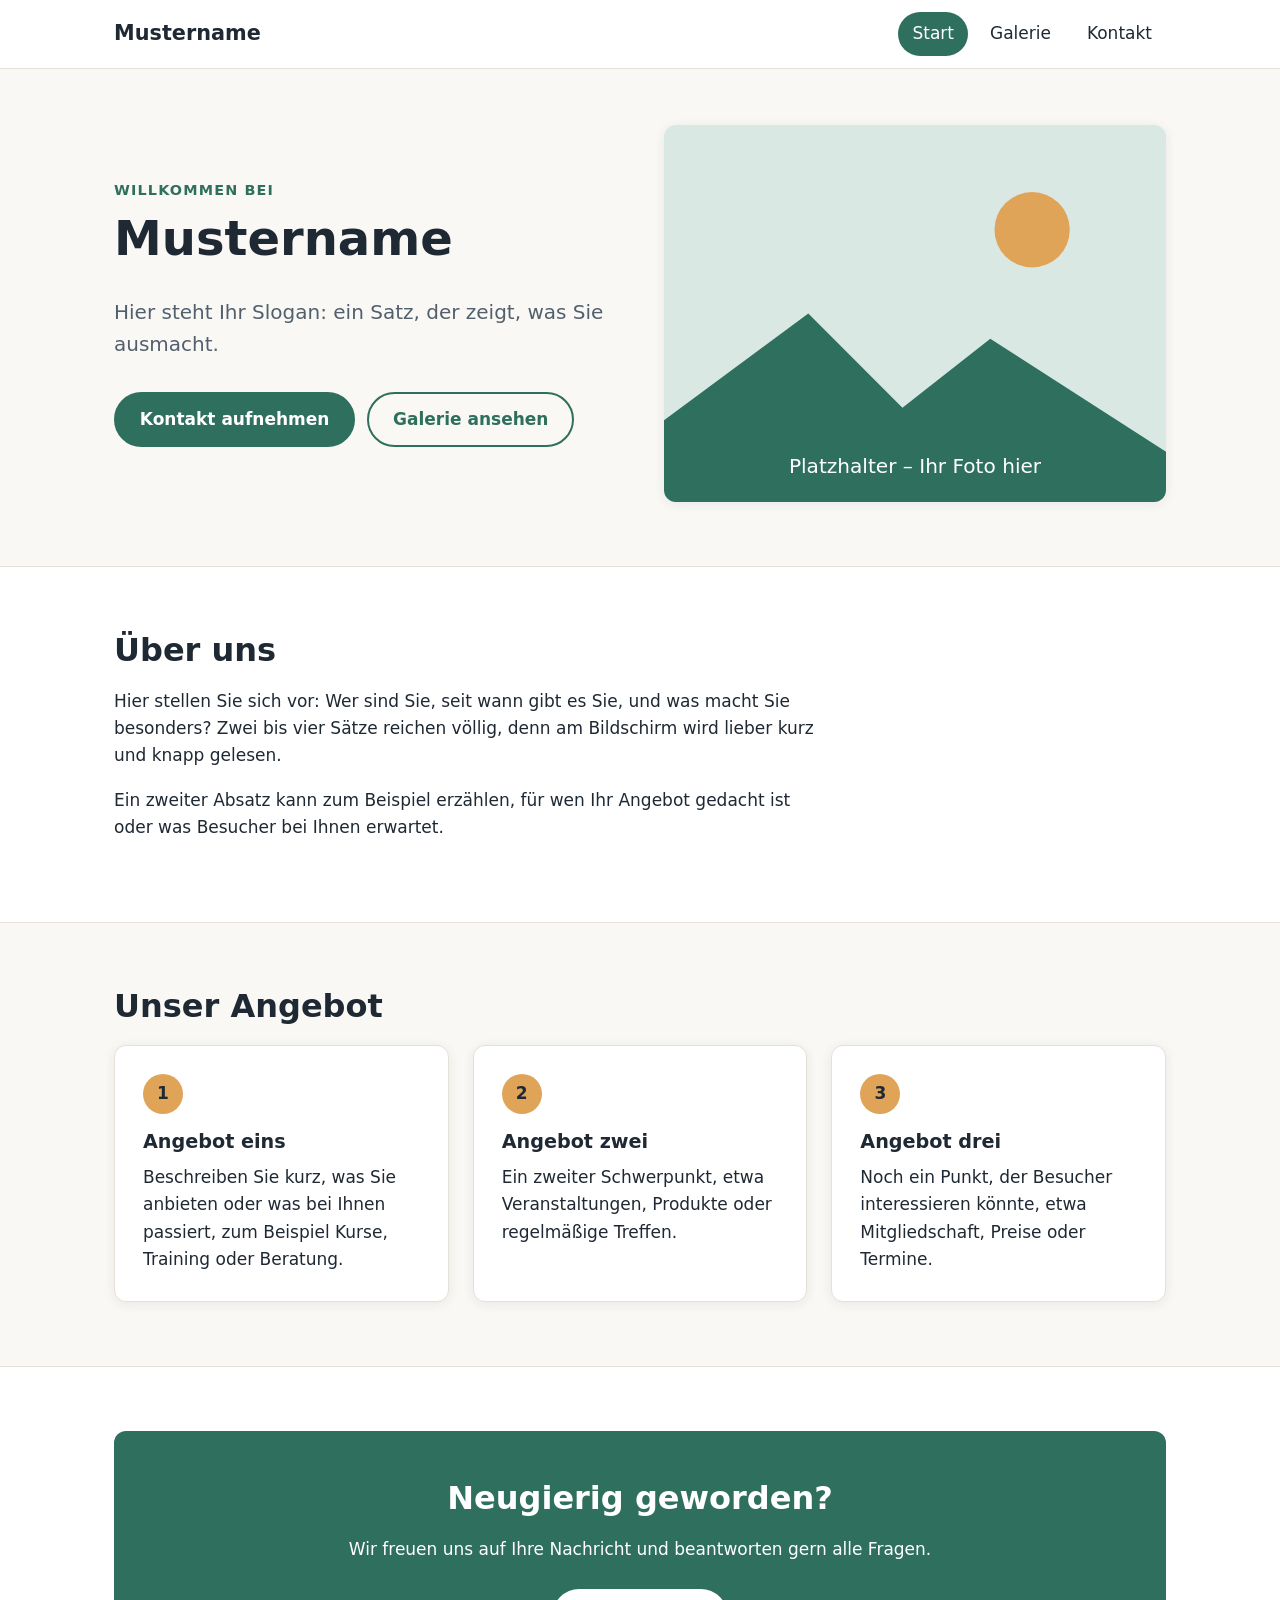
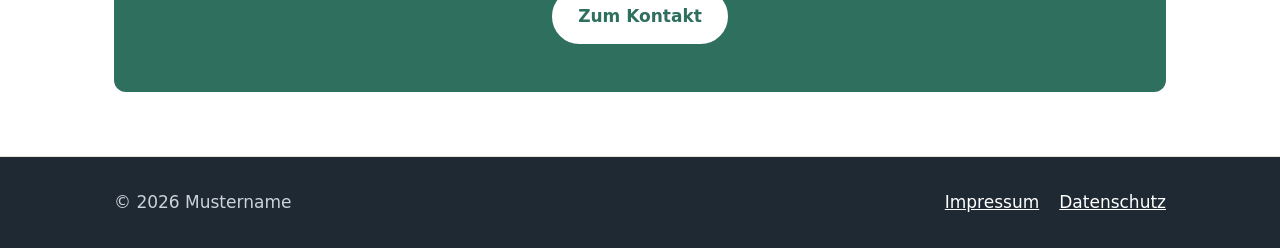
<file: index.html>
<!DOCTYPE html>
<html lang="de">
<head>
  <meta charset="utf-8">
  <meta name="viewport" content="width=device-width, initial-scale=1">
  <!-- ÄNDERN: Titel (steht im Browser-Tab) und Beschreibung (erscheint bei Google) -->
  <title>Mustername – Willkommen</title>
  <meta name="description" content="Kurze Beschreibung von Mustername in ein bis zwei Sätzen. Dieser Text erscheint in den Google-Suchergebnissen.">
  <link rel="icon" href="images/favicon.svg" type="image/svg+xml">
  <link rel="stylesheet" href="css/style.css">
</head>
<body>
  <a class="zum-inhalt" href="#inhalt">Zum Inhalt springen</a>

  <!-- ===== Kopfbereich: auf jeder Seite gleich ===== -->
  <header class="kopf">
    <div class="container kopf-inhalt">
      <!-- ÄNDERN: Name (oder ein Logo-Bild: <img src="images/logo.svg" alt="Mustername">) -->
      <a class="logo" href="index.html">Mustername</a>

      <button class="menue-knopf" type="button" aria-expanded="false" aria-controls="navigation">
        <span aria-hidden="true">☰</span> Menü
      </button>

      <nav class="navigation" id="navigation" aria-label="Hauptmenü">
        <ul>
          <li><a href="index.html" aria-current="page">Start</a></li>
          <li><a href="galerie.html">Galerie</a></li>
          <li><a href="kontakt.html">Kontakt</a></li>
        </ul>
      </nav>
    </div>
  </header>

  <main id="inhalt">

    <!-- ===== Begrüßung ===== -->
    <section class="hero">
      <div class="container hero-inhalt">
        <div>
          <p class="hero-oberzeile">Willkommen bei</p>
          <!-- ÄNDERN: Name und Slogan -->
          <h1>Mustername</h1>
          <p class="hero-slogan">Hier steht Ihr Slogan: ein Satz, der zeigt, was Sie ausmacht.</p>
          <div class="knopf-reihe">
            <a class="knopf" href="kontakt.html">Kontakt aufnehmen</a>
            <a class="knopf knopf-zweit" href="galerie.html">Galerie ansehen</a>
          </div>
        </div>
        <!-- ÄNDERN: eigenes Foto in den Ordner images/ legen und den Dateinamen hier eintragen -->
        <img class="hero-bild" src="images/hero.svg" alt="Platzhalter: Hier kommt ein Foto hin" width="1200" height="900">
      </div>
    </section>

    <!-- ===== Über uns ===== -->
    <section class="abschnitt abschnitt-flaeche">
      <div class="container schmal">
        <h2>Über uns</h2>
        <!-- ÄNDERN: kurze Vorstellung -->
        <p>
          Hier stellen Sie sich vor: Wer sind Sie, seit wann gibt es Sie, und was macht Sie besonders?
          Zwei bis vier Sätze reichen völlig, denn am Bildschirm wird lieber kurz und knapp gelesen.
        </p>
        <p>
          Ein zweiter Absatz kann zum Beispiel erzählen, für wen Ihr Angebot gedacht ist oder
          was Besucher bei Ihnen erwartet.
        </p>
      </div>
    </section>

    <!-- ===== Angebote / Aktivitäten ===== -->
    <section class="abschnitt">
      <div class="container">
        <h2>Unser Angebot</h2>
        <!-- ÄNDERN: Kacheln anpassen. Eine weitere Kachel = einen <article>-Block kopieren. -->
        <div class="kacheln">
          <article class="kachel">
            <span class="kachel-nummer">1</span>
            <h3>Angebot eins</h3>
            <p>Beschreiben Sie kurz, was Sie anbieten oder was bei Ihnen passiert, zum Beispiel Kurse, Training oder Beratung.</p>
          </article>
          <article class="kachel">
            <span class="kachel-nummer">2</span>
            <h3>Angebot zwei</h3>
            <p>Ein zweiter Schwerpunkt, etwa Veranstaltungen, Produkte oder regelmäßige Treffen.</p>
          </article>
          <article class="kachel">
            <span class="kachel-nummer">3</span>
            <h3>Angebot drei</h3>
            <p>Noch ein Punkt, der Besucher interessieren könnte, etwa Mitgliedschaft, Preise oder Termine.</p>
          </article>
        </div>
      </div>
    </section>

    <!-- ===== Aufruf zum Kontakt ===== -->
    <section class="abschnitt abschnitt-flaeche">
      <div class="container">
        <div class="aufruf">
          <h2>Neugierig geworden?</h2>
          <p>Wir freuen uns auf Ihre Nachricht und beantworten gern alle Fragen.</p>
          <a class="knopf knopf-hell" href="kontakt.html">Zum Kontakt</a>
        </div>
      </div>
    </section>

  </main>

  <!-- ===== Fußzeile: auf jeder Seite gleich ===== -->
  <footer class="fuss">
    <div class="container fuss-inhalt">
      <p>© <span class="jahr">2026</span> Mustername</p>
      <ul>
        <li><a href="impressum.html">Impressum</a></li>
        <li><a href="datenschutz.html">Datenschutz</a></li>
      </ul>
    </div>
  </footer>

  <script src="js/main.js"></script>
</body>
</html>
</file>
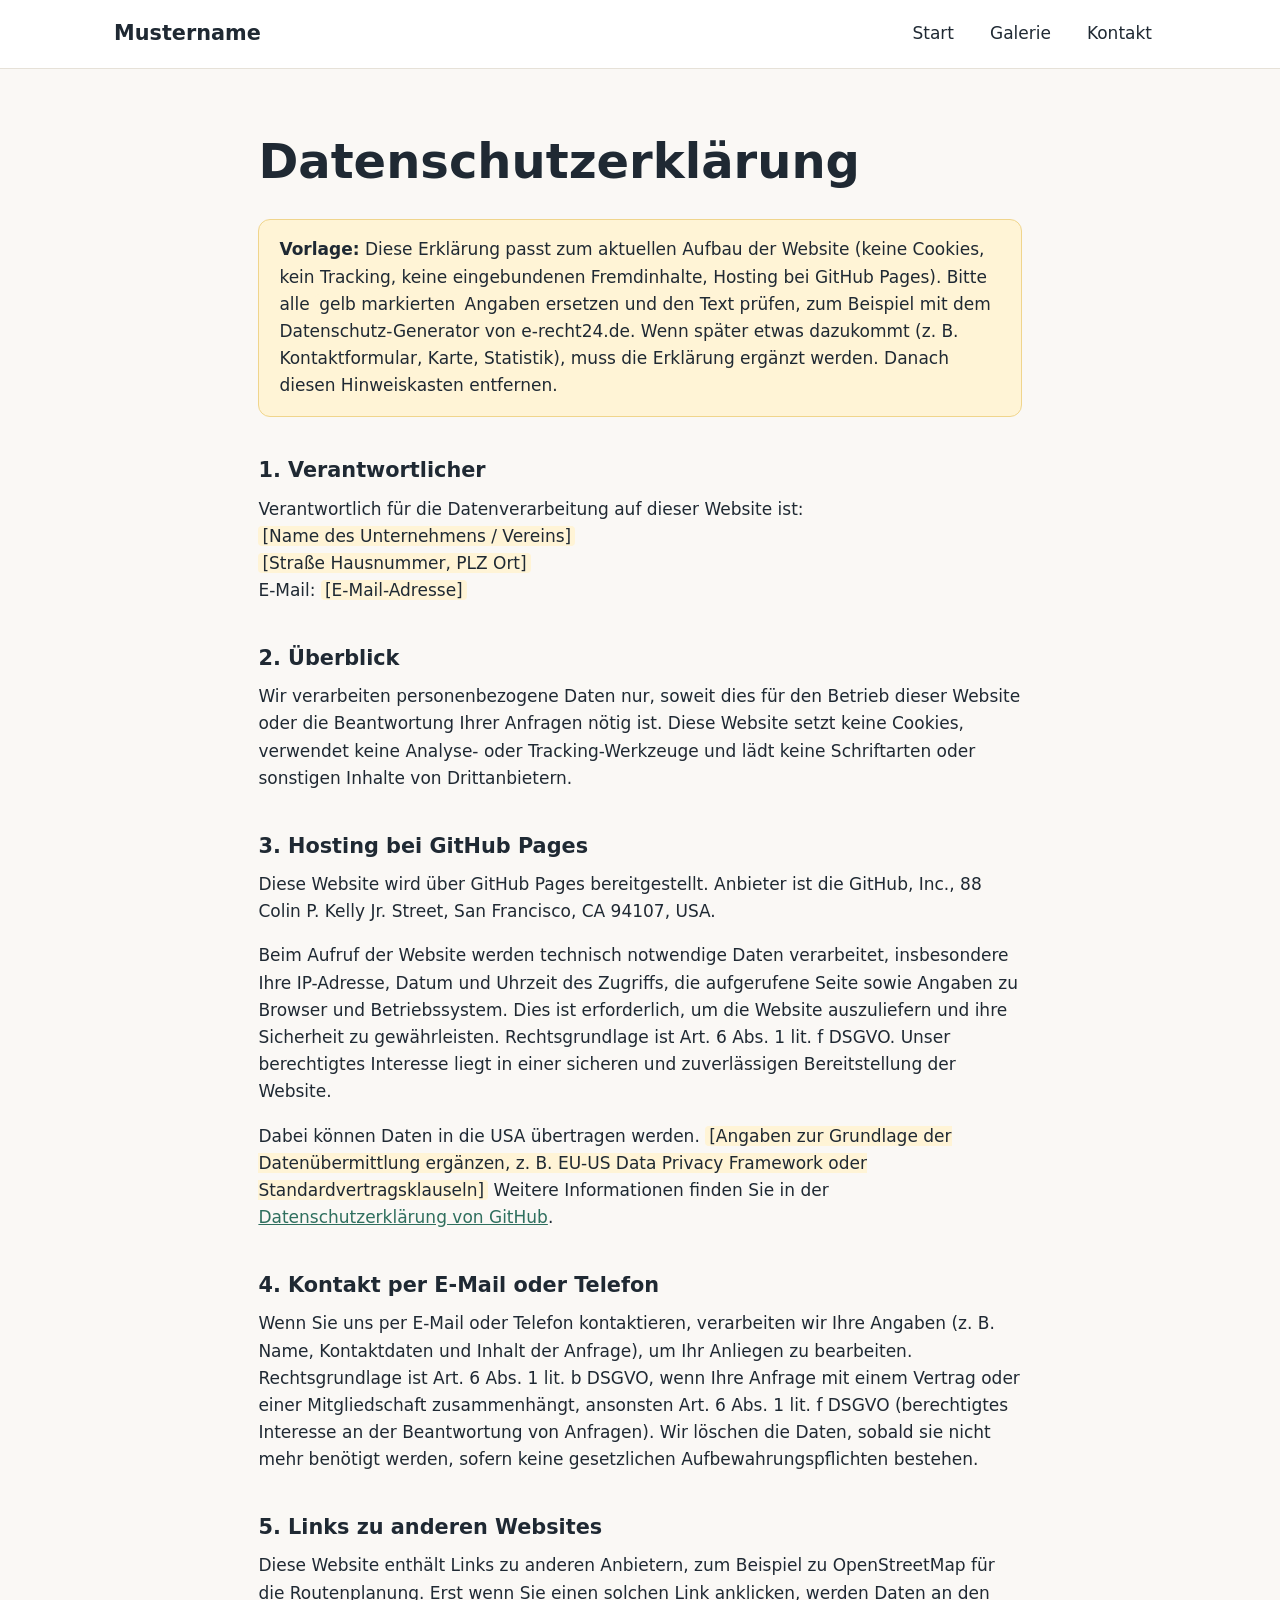
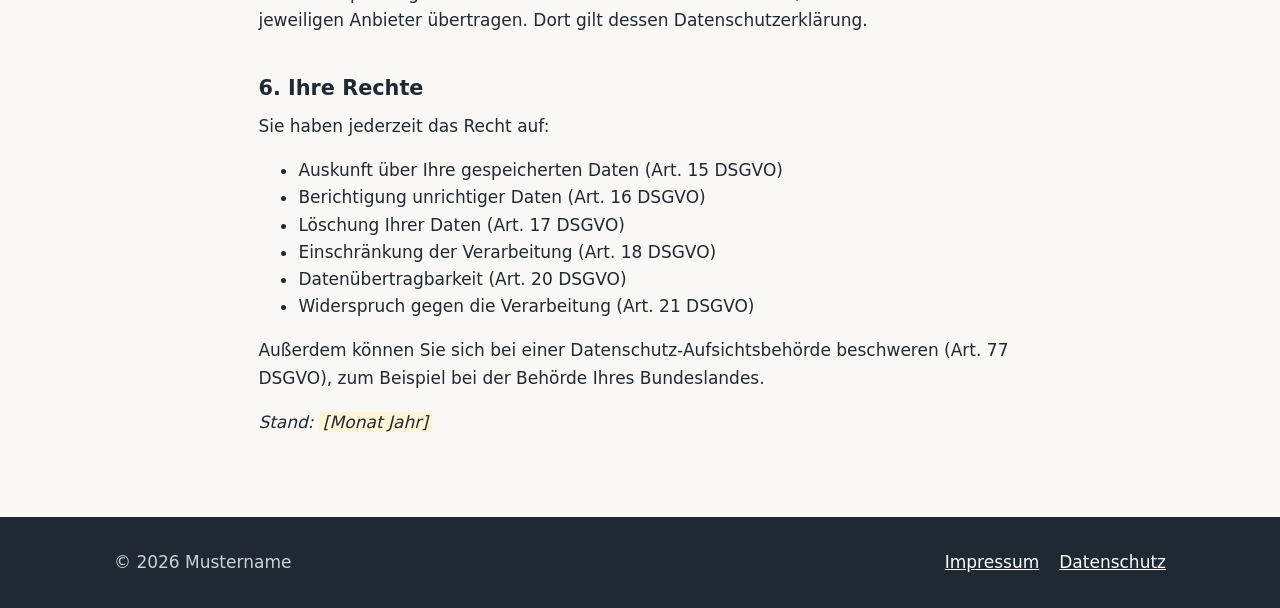
<file: datenschutz.html>
<!DOCTYPE html>
<html lang="de">
<head>
  <meta charset="utf-8">
  <meta name="viewport" content="width=device-width, initial-scale=1">
  <title>Datenschutz – Mustername</title>
  <meta name="description" content="Datenschutzerklärung von Mustername.">
  <link rel="icon" href="images/favicon.svg" type="image/svg+xml">
  <link rel="stylesheet" href="css/style.css">
</head>
<body>
  <a class="zum-inhalt" href="#inhalt">Zum Inhalt springen</a>

  <!-- ===== Kopfbereich: auf jeder Seite gleich ===== -->
  <header class="kopf">
    <div class="container kopf-inhalt">
      <a class="logo" href="index.html">Mustername</a>

      <button class="menue-knopf" type="button" aria-expanded="false" aria-controls="navigation">
        <span aria-hidden="true">☰</span> Menü
      </button>

      <nav class="navigation" id="navigation" aria-label="Hauptmenü">
        <ul>
          <li><a href="index.html">Start</a></li>
          <li><a href="galerie.html">Galerie</a></li>
          <li><a href="kontakt.html">Kontakt</a></li>
        </ul>
      </nav>
    </div>
  </header>

  <main id="inhalt">
    <section class="abschnitt">
      <div class="container rechtstext">
        <h1>Datenschutzerklärung</h1>

        <!-- ÄNDERN: Diesen Kasten löschen, sobald alles ausgefüllt und geprüft ist -->
        <div class="vorlage-hinweis">
          <strong>Vorlage:</strong> Diese Erklärung passt zum aktuellen Aufbau der Website
          (keine Cookies, kein Tracking, keine eingebundenen Fremdinhalte, Hosting bei GitHub Pages).
          Bitte alle <span class="platzhalter">gelb markierten</span> Angaben ersetzen und den Text prüfen,
          zum Beispiel mit dem Datenschutz-Generator von e-recht24.de.
          Wenn später etwas dazukommt (z. B. Kontaktformular, Karte, Statistik), muss die Erklärung ergänzt werden.
          Danach diesen Hinweiskasten entfernen.
        </div>

        <h2>1. Verantwortlicher</h2>
        <p>
          Verantwortlich für die Datenverarbeitung auf dieser Website ist:<br>
          <span class="platzhalter">[Name des Unternehmens / Vereins]</span><br>
          <span class="platzhalter">[Straße Hausnummer, PLZ Ort]</span><br>
          E-Mail: <span class="platzhalter">[E-Mail-Adresse]</span>
        </p>

        <h2>2. Überblick</h2>
        <p>
          Wir verarbeiten personenbezogene Daten nur, soweit dies für den Betrieb dieser Website
          oder die Beantwortung Ihrer Anfragen nötig ist.
          Diese Website setzt keine Cookies, verwendet keine Analyse- oder Tracking-Werkzeuge
          und lädt keine Schriftarten oder sonstigen Inhalte von Drittanbietern.
        </p>

        <h2>3. Hosting bei GitHub Pages</h2>
        <p>
          Diese Website wird über GitHub Pages bereitgestellt. Anbieter ist die GitHub, Inc.,
          88 Colin P. Kelly Jr. Street, San Francisco, CA 94107, USA.
        </p>
        <p>
          Beim Aufruf der Website werden technisch notwendige Daten verarbeitet, insbesondere Ihre IP-Adresse,
          Datum und Uhrzeit des Zugriffs, die aufgerufene Seite sowie Angaben zu Browser und Betriebssystem.
          Dies ist erforderlich, um die Website auszuliefern und ihre Sicherheit zu gewährleisten.
          Rechtsgrundlage ist Art. 6 Abs. 1 lit. f DSGVO. Unser berechtigtes Interesse liegt in einer
          sicheren und zuverlässigen Bereitstellung der Website.
        </p>
        <p>
          Dabei können Daten in die USA übertragen werden.
          <span class="platzhalter">[Angaben zur Grundlage der Datenübermittlung ergänzen, z. B. EU-US Data Privacy Framework oder Standardvertragsklauseln]</span>
          Weitere Informationen finden Sie in der
          <a href="https://docs.github.com/de/site-policy/privacy-policies/github-general-privacy-statement" target="_blank" rel="noopener">Datenschutzerklärung von GitHub</a>.
        </p>

        <h2>4. Kontakt per E-Mail oder Telefon</h2>
        <p>
          Wenn Sie uns per E-Mail oder Telefon kontaktieren, verarbeiten wir Ihre Angaben
          (z. B. Name, Kontaktdaten und Inhalt der Anfrage), um Ihr Anliegen zu bearbeiten.
          Rechtsgrundlage ist Art. 6 Abs. 1 lit. b DSGVO, wenn Ihre Anfrage mit einem Vertrag
          oder einer Mitgliedschaft zusammenhängt, ansonsten Art. 6 Abs. 1 lit. f DSGVO
          (berechtigtes Interesse an der Beantwortung von Anfragen).
          Wir löschen die Daten, sobald sie nicht mehr benötigt werden, sofern keine gesetzlichen
          Aufbewahrungspflichten bestehen.
        </p>

        <h2>5. Links zu anderen Websites</h2>
        <p>
          Diese Website enthält Links zu anderen Anbietern, zum Beispiel zu OpenStreetMap für die Routenplanung.
          Erst wenn Sie einen solchen Link anklicken, werden Daten an den jeweiligen Anbieter übertragen.
          Dort gilt dessen Datenschutzerklärung.
        </p>

        <h2>6. Ihre Rechte</h2>
        <p>Sie haben jederzeit das Recht auf:</p>
        <ul>
          <li>Auskunft über Ihre gespeicherten Daten (Art. 15 DSGVO)</li>
          <li>Berichtigung unrichtiger Daten (Art. 16 DSGVO)</li>
          <li>Löschung Ihrer Daten (Art. 17 DSGVO)</li>
          <li>Einschränkung der Verarbeitung (Art. 18 DSGVO)</li>
          <li>Datenübertragbarkeit (Art. 20 DSGVO)</li>
          <li>Widerspruch gegen die Verarbeitung (Art. 21 DSGVO)</li>
        </ul>
        <p>
          Außerdem können Sie sich bei einer Datenschutz-Aufsichtsbehörde beschweren (Art. 77 DSGVO),
          zum Beispiel bei der Behörde Ihres Bundeslandes.
        </p>

        <p><em>Stand: <span class="platzhalter">[Monat Jahr]</span></em></p>
      </div>
    </section>
  </main>

  <!-- ===== Fußzeile: auf jeder Seite gleich ===== -->
  <footer class="fuss">
    <div class="container fuss-inhalt">
      <p>© <span class="jahr">2026</span> Mustername</p>
      <ul>
        <li><a href="impressum.html">Impressum</a></li>
        <li><a href="datenschutz.html" aria-current="page">Datenschutz</a></li>
      </ul>
    </div>
  </footer>

  <script src="js/main.js"></script>
</body>
</html>
</file>
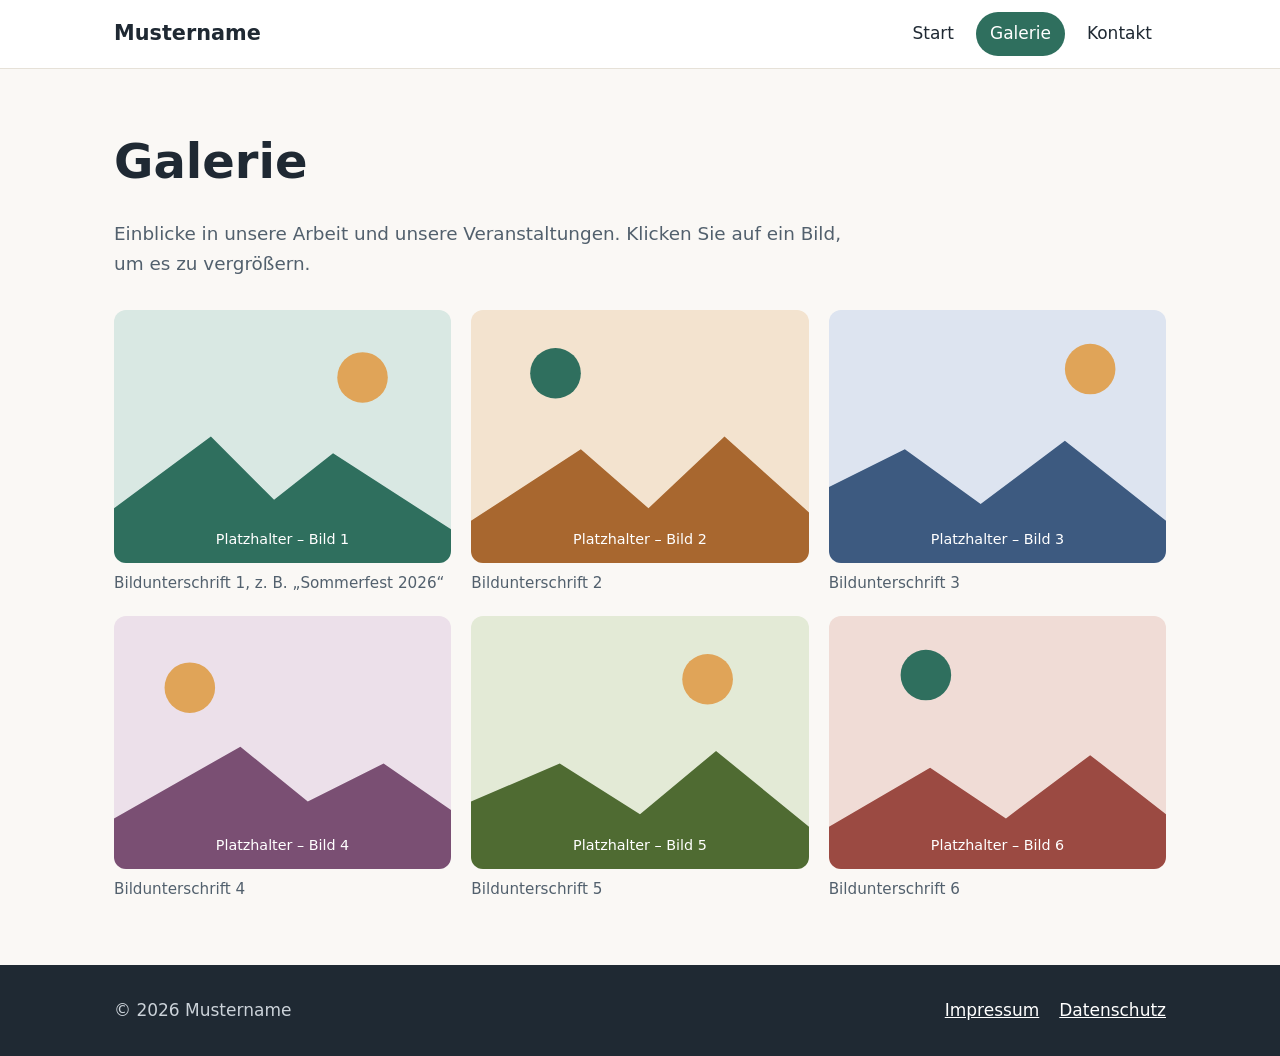
<file: galerie.html>
<!DOCTYPE html>
<html lang="de">
<head>
  <meta charset="utf-8">
  <meta name="viewport" content="width=device-width, initial-scale=1">
  <title>Galerie – Mustername</title>
  <meta name="description" content="Bilder und Einblicke von Mustername.">
  <link rel="icon" href="images/favicon.svg" type="image/svg+xml">
  <link rel="stylesheet" href="css/style.css">
</head>
<body>
  <a class="zum-inhalt" href="#inhalt">Zum Inhalt springen</a>

  <!-- ===== Kopfbereich: auf jeder Seite gleich ===== -->
  <header class="kopf">
    <div class="container kopf-inhalt">
      <a class="logo" href="index.html">Mustername</a>

      <button class="menue-knopf" type="button" aria-expanded="false" aria-controls="navigation">
        <span aria-hidden="true">☰</span> Menü
      </button>

      <nav class="navigation" id="navigation" aria-label="Hauptmenü">
        <ul>
          <li><a href="index.html">Start</a></li>
          <li><a href="galerie.html" aria-current="page">Galerie</a></li>
          <li><a href="kontakt.html">Kontakt</a></li>
        </ul>
      </nav>
    </div>
  </header>

  <main id="inhalt">
    <section class="abschnitt">
      <div class="container">
        <h1>Galerie</h1>
        <p class="einleitung">Einblicke in unsere Arbeit und unsere Veranstaltungen. Klicken Sie auf ein Bild, um es zu vergrößern.</p>

        <!-- ÄNDERN: Bilder austauschen.
             Ein Bild besteht aus einem <figure>-Block:
             - href im <a>  = Bild in groß (das wird beim Klicken angezeigt)
             - src im <img> = Vorschaubild (meist dieselbe Datei)
             - alt          = kurze Bildbeschreibung für blinde Menschen und Suchmaschinen
             - figcaption   = sichtbare Bildunterschrift
             Für ein weiteres Bild einfach einen <figure>-Block kopieren. -->
        <div class="galerie">
          <figure>
            <a href="images/galerie-1.svg"><img src="images/galerie-1.svg" alt="Platzhalterbild 1" width="800" height="600" loading="lazy"></a>
            <figcaption>Bildunterschrift 1, z. B. „Sommerfest 2026“</figcaption>
          </figure>
          <figure>
            <a href="images/galerie-2.svg"><img src="images/galerie-2.svg" alt="Platzhalterbild 2" width="800" height="600" loading="lazy"></a>
            <figcaption>Bildunterschrift 2</figcaption>
          </figure>
          <figure>
            <a href="images/galerie-3.svg"><img src="images/galerie-3.svg" alt="Platzhalterbild 3" width="800" height="600" loading="lazy"></a>
            <figcaption>Bildunterschrift 3</figcaption>
          </figure>
          <figure>
            <a href="images/galerie-4.svg"><img src="images/galerie-4.svg" alt="Platzhalterbild 4" width="800" height="600" loading="lazy"></a>
            <figcaption>Bildunterschrift 4</figcaption>
          </figure>
          <figure>
            <a href="images/galerie-5.svg"><img src="images/galerie-5.svg" alt="Platzhalterbild 5" width="800" height="600" loading="lazy"></a>
            <figcaption>Bildunterschrift 5</figcaption>
          </figure>
          <figure>
            <a href="images/galerie-6.svg"><img src="images/galerie-6.svg" alt="Platzhalterbild 6" width="800" height="600" loading="lazy"></a>
            <figcaption>Bildunterschrift 6</figcaption>
          </figure>
        </div>
      </div>
    </section>
  </main>

  <!-- Vergrößerte Ansicht: wird von js/main.js gefüllt und geöffnet -->
  <dialog class="lightbox" aria-label="Vergrößertes Bild">
    <button class="lightbox-schliessen" type="button" aria-label="Schließen">✕</button>
    <figure>
      <img alt="">
      <figcaption></figcaption>
    </figure>
  </dialog>

  <!-- ===== Fußzeile: auf jeder Seite gleich ===== -->
  <footer class="fuss">
    <div class="container fuss-inhalt">
      <p>© <span class="jahr">2026</span> Mustername</p>
      <ul>
        <li><a href="impressum.html">Impressum</a></li>
        <li><a href="datenschutz.html">Datenschutz</a></li>
      </ul>
    </div>
  </footer>

  <script src="js/main.js"></script>
</body>
</html>
</file>
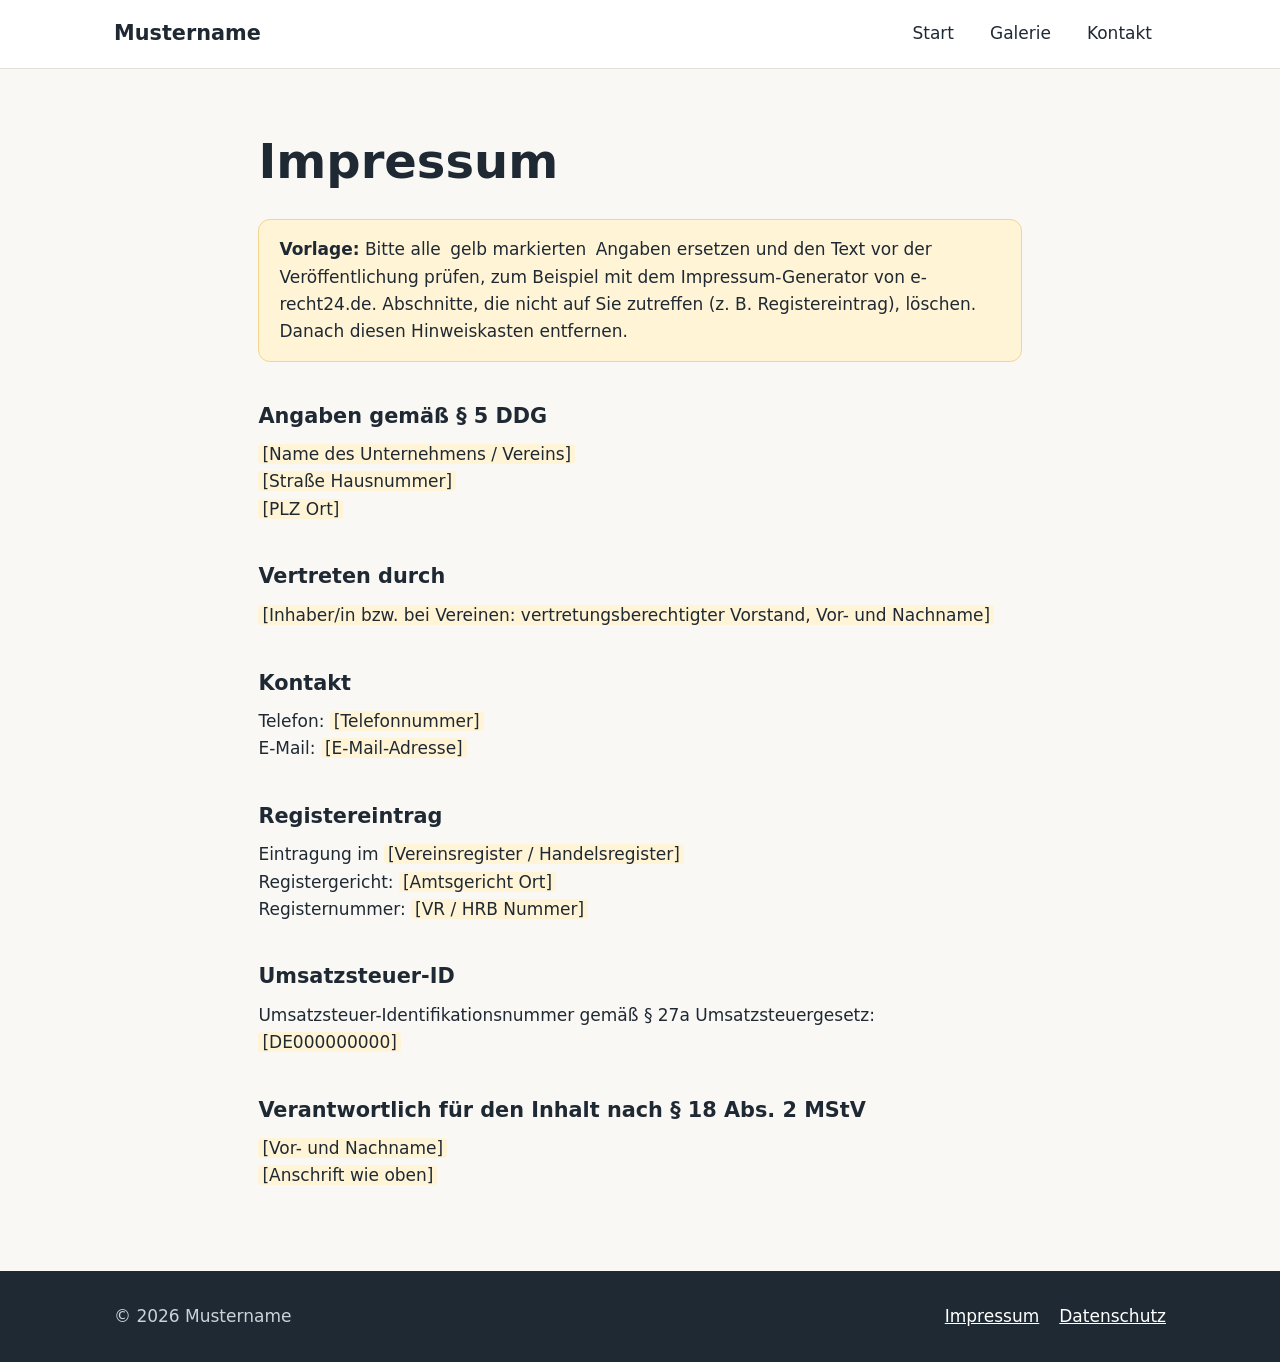
<file: impressum.html>
<!DOCTYPE html>
<html lang="de">
<head>
  <meta charset="utf-8">
  <meta name="viewport" content="width=device-width, initial-scale=1">
  <title>Impressum – Mustername</title>
  <meta name="description" content="Impressum von Mustername.">
  <link rel="icon" href="images/favicon.svg" type="image/svg+xml">
  <link rel="stylesheet" href="css/style.css">
</head>
<body>
  <a class="zum-inhalt" href="#inhalt">Zum Inhalt springen</a>

  <!-- ===== Kopfbereich: auf jeder Seite gleich ===== -->
  <header class="kopf">
    <div class="container kopf-inhalt">
      <a class="logo" href="index.html">Mustername</a>

      <button class="menue-knopf" type="button" aria-expanded="false" aria-controls="navigation">
        <span aria-hidden="true">☰</span> Menü
      </button>

      <nav class="navigation" id="navigation" aria-label="Hauptmenü">
        <ul>
          <li><a href="index.html">Start</a></li>
          <li><a href="galerie.html">Galerie</a></li>
          <li><a href="kontakt.html">Kontakt</a></li>
        </ul>
      </nav>
    </div>
  </header>

  <main id="inhalt">
    <section class="abschnitt">
      <div class="container rechtstext">
        <h1>Impressum</h1>

        <!-- ÄNDERN: Diesen Kasten löschen, sobald alles ausgefüllt und geprüft ist -->
        <div class="vorlage-hinweis">
          <strong>Vorlage:</strong> Bitte alle <span class="platzhalter">gelb markierten</span> Angaben ersetzen
          und den Text vor der Veröffentlichung prüfen, zum Beispiel mit dem Impressum-Generator von e-recht24.de.
          Abschnitte, die nicht auf Sie zutreffen (z. B. Registereintrag), löschen.
          Danach diesen Hinweiskasten entfernen.
        </div>

        <h2>Angaben gemäß § 5 DDG</h2>
        <p>
          <span class="platzhalter">[Name des Unternehmens / Vereins]</span><br>
          <span class="platzhalter">[Straße Hausnummer]</span><br>
          <span class="platzhalter">[PLZ Ort]</span>
        </p>

        <h2>Vertreten durch</h2>
        <p><span class="platzhalter">[Inhaber/in bzw. bei Vereinen: vertretungsberechtigter Vorstand, Vor- und Nachname]</span></p>

        <h2>Kontakt</h2>
        <p>
          Telefon: <span class="platzhalter">[Telefonnummer]</span><br>
          E-Mail: <span class="platzhalter">[E-Mail-Adresse]</span>
        </p>

        <h2>Registereintrag</h2>
        <p>
          Eintragung im <span class="platzhalter">[Vereinsregister / Handelsregister]</span><br>
          Registergericht: <span class="platzhalter">[Amtsgericht Ort]</span><br>
          Registernummer: <span class="platzhalter">[VR / HRB Nummer]</span>
        </p>

        <h2>Umsatzsteuer-ID</h2>
        <p>
          Umsatzsteuer-Identifikationsnummer gemäß § 27a Umsatzsteuergesetz:
          <span class="platzhalter">[DE000000000]</span>
        </p>

        <h2>Verantwortlich für den Inhalt nach § 18 Abs. 2 MStV</h2>
        <p>
          <span class="platzhalter">[Vor- und Nachname]</span><br>
          <span class="platzhalter">[Anschrift wie oben]</span>
        </p>
      </div>
    </section>
  </main>

  <!-- ===== Fußzeile: auf jeder Seite gleich ===== -->
  <footer class="fuss">
    <div class="container fuss-inhalt">
      <p>© <span class="jahr">2026</span> Mustername</p>
      <ul>
        <li><a href="impressum.html" aria-current="page">Impressum</a></li>
        <li><a href="datenschutz.html">Datenschutz</a></li>
      </ul>
    </div>
  </footer>

  <script src="js/main.js"></script>
</body>
</html>
</file>
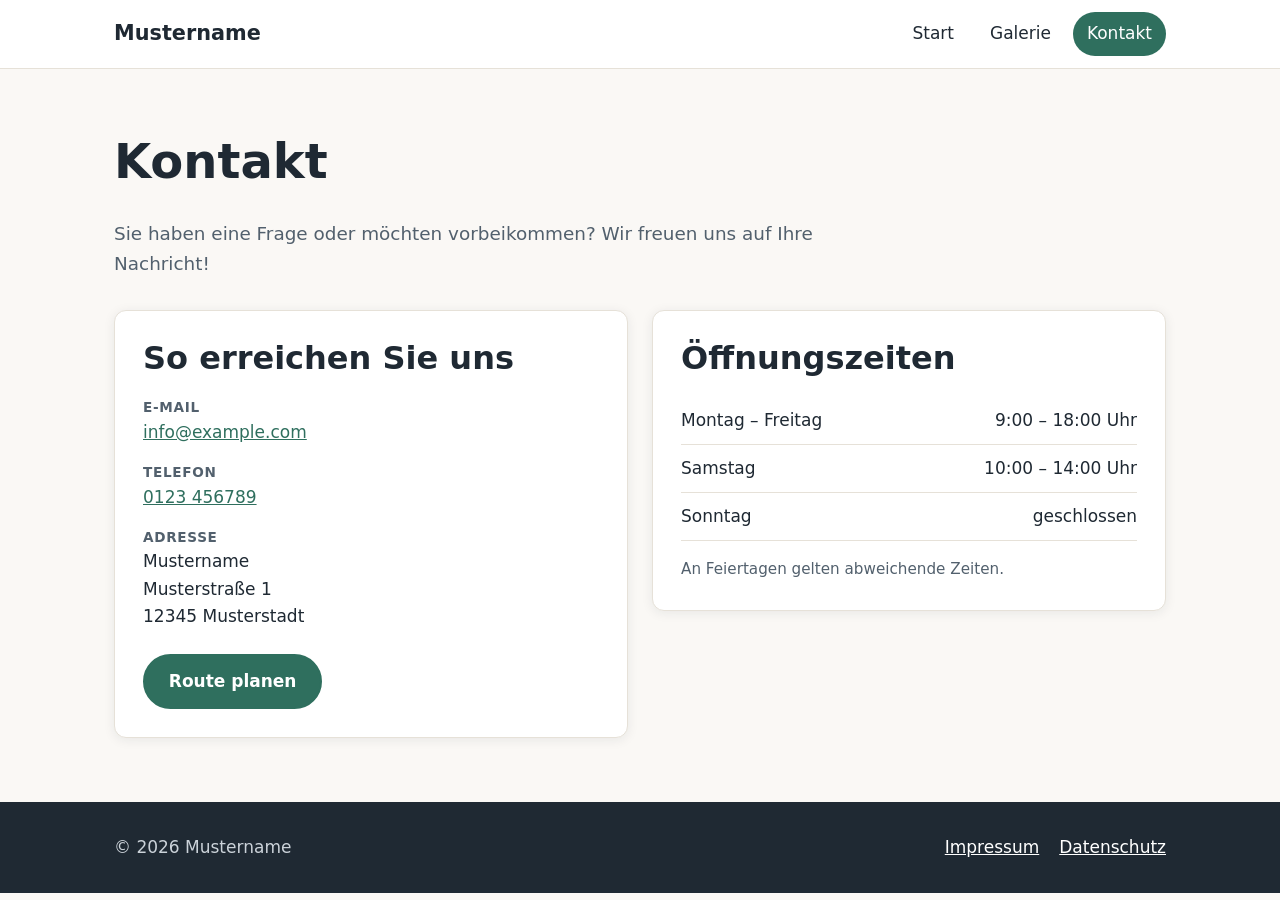
<file: kontakt.html>
<!DOCTYPE html>
<html lang="de">
<head>
  <meta charset="utf-8">
  <meta name="viewport" content="width=device-width, initial-scale=1">
  <title>Kontakt – Mustername</title>
  <meta name="description" content="So erreichen Sie Mustername: Adresse, Telefon, E-Mail und Öffnungszeiten.">
  <link rel="icon" href="images/favicon.svg" type="image/svg+xml">
  <link rel="stylesheet" href="css/style.css">
</head>
<body>
  <a class="zum-inhalt" href="#inhalt">Zum Inhalt springen</a>

  <!-- ===== Kopfbereich: auf jeder Seite gleich ===== -->
  <header class="kopf">
    <div class="container kopf-inhalt">
      <a class="logo" href="index.html">Mustername</a>

      <button class="menue-knopf" type="button" aria-expanded="false" aria-controls="navigation">
        <span aria-hidden="true">☰</span> Menü
      </button>

      <nav class="navigation" id="navigation" aria-label="Hauptmenü">
        <ul>
          <li><a href="index.html">Start</a></li>
          <li><a href="galerie.html">Galerie</a></li>
          <li><a href="kontakt.html" aria-current="page">Kontakt</a></li>
        </ul>
      </nav>
    </div>
  </header>

  <main id="inhalt">
    <section class="abschnitt">
      <div class="container">
        <h1>Kontakt</h1>
        <p class="einleitung">Sie haben eine Frage oder möchten vorbeikommen? Wir freuen uns auf Ihre Nachricht!</p>

        <div class="kontakt-raster">

          <!-- ÄNDERN: eigene Kontaktdaten eintragen.
               mailto: öffnet beim Klick das E-Mail-Programm, tel: startet auf dem Handy einen Anruf.
               Die Telefonnummer im tel:-Link ohne Leerzeichen und mit +49 statt der ersten 0 schreiben. -->
          <div class="kachel">
            <h2>So erreichen Sie uns</h2>
            <dl class="kontakt-liste">
              <dt>E-Mail</dt>
              <dd><a href="mailto:info@example.com">info@example.com</a></dd>

              <dt>Telefon</dt>
              <dd><a href="tel:+49123456789">0123 456789</a></dd>

              <dt>Adresse</dt>
              <dd>
                Mustername<br>
                Musterstraße 1<br>
                12345 Musterstadt
              </dd>
            </dl>
            <!-- ÄNDERN: Adresse im Link anpassen (Leerzeichen als %20 oder +).
                 Bewusst ein Link statt einer eingebetteten Karte: Karten von Google & Co.
                 würden schon beim Laden der Seite Daten übertragen. -->
            <a class="knopf" href="https://www.openstreetmap.org/search?query=Musterstra%C3%9Fe+1+12345+Musterstadt" target="_blank" rel="noopener">Route planen</a>
          </div>

          <!-- ÄNDERN: Öffnungs- oder Trainingszeiten -->
          <div class="kachel">
            <h2>Öffnungszeiten</h2>
            <table class="zeiten">
              <tr><th scope="row">Montag – Freitag</th><td>9:00 – 18:00 Uhr</td></tr>
              <tr><th scope="row">Samstag</th><td>10:00 – 14:00 Uhr</td></tr>
              <tr><th scope="row">Sonntag</th><td>geschlossen</td></tr>
            </table>
            <p class="hinweis-klein">An Feiertagen gelten abweichende Zeiten.</p>
          </div>

        </div>
      </div>
    </section>
  </main>

  <!-- ===== Fußzeile: auf jeder Seite gleich ===== -->
  <footer class="fuss">
    <div class="container fuss-inhalt">
      <p>© <span class="jahr">2026</span> Mustername</p>
      <ul>
        <li><a href="impressum.html">Impressum</a></li>
        <li><a href="datenschutz.html">Datenschutz</a></li>
      </ul>
    </div>
  </footer>

  <script src="js/main.js"></script>
</body>
</html>
</file>
<file: css/style.css>
/* =========================================================
   style.css – das komplette Aussehen der Website
   ---------------------------------------------------------
   Aufbau dieser Datei:
   1. Einstellungen (Farben, Schrift, Abstände)
   2. Grundlagen
   3. Kopfbereich & Menü
   4. Startseite (Begrüßung, Kacheln, Aufruf)
   5. Galerie
   6. Kontakt
   7. Rechtstexte (Impressum, Datenschutz)
   8. Fußzeile
   9. Handy-Ansicht
   ========================================================= */


/* ---------- 1. Einstellungen ----------
   ÄNDERN: Hier passt du das Aussehen an einer zentralen Stelle an.
   Farben werden als Hex-Code angegeben (z. B. #2f6f5e).
   Passende Farbkombinationen findest du z. B. auf https://coolors.co */
:root {
  --farbe-primaer: #2f6f5e;         /* Hauptfarbe: Buttons, Links, Akzente */
  --farbe-primaer-dunkel: #245447;  /* etwas dunkler, wenn man mit der Maus darüberfährt */
  --farbe-akzent: #e0a458;          /* Zweitfarbe für kleine Hervorhebungen */
  --farbe-hintergrund: #faf8f5;     /* Hintergrund der Seite */
  --farbe-flaeche: #ffffff;         /* Hintergrund von Karten und Kopfzeile */
  --farbe-text: #1f2933;            /* normale Schrift */
  --farbe-text-hell: #52606d;       /* Nebentexte */
  --farbe-rand: #e6e1d8;            /* Linien und Rahmen */

  /* Systemschriften: sehen auf jedem Gerät gut aus und müssen nicht
     von Google o. Ä. geladen werden (wichtig für den Datenschutz). */
  --schrift: system-ui, -apple-system, "Segoe UI", Roboto, "Helvetica Neue", Arial, sans-serif;

  --inhalt-breite: 1100px;          /* maximale Breite des Inhalts */
  --rundung: 12px;                  /* Eckenrundung von Karten und Bildern */
  --schatten: 0 2px 12px rgba(31, 41, 51, 0.08);
}


/* ---------- 2. Grundlagen ---------- */

/* Breite von Elementen inklusive Innenabstand berechnen (macht Layouts einfacher) */
*,
*::before,
*::after {
  box-sizing: border-box;
}

body {
  margin: 0;
  font-family: var(--schrift);
  font-size: 1.0625rem;
  line-height: 1.6;
  color: var(--farbe-text);
  background: var(--farbe-hintergrund);
}

/* Bilder werden nie breiter als ihr Platz */
img {
  display: block;
  max-width: 100%;
  height: auto;
}

h1,
h2,
h3 {
  line-height: 1.2;
  margin: 0 0 0.6em;
}

/* clamp(): Schrift wächst mit der Bildschirmbreite, bleibt aber zwischen Minimum und Maximum */
h1 { font-size: clamp(2rem, 5vw, 3rem); }
h2 { font-size: clamp(1.5rem, 3.5vw, 2rem); }
h3 { font-size: 1.2rem; }

p {
  margin: 0 0 1em;
}

a {
  color: var(--farbe-primaer);
}

a:hover {
  color: var(--farbe-primaer-dunkel);
}

/* Deutlich sichtbarer Rahmen, wenn man mit der Tab-Taste navigiert */
a:focus-visible,
button:focus-visible {
  outline: 3px solid var(--farbe-akzent);
  outline-offset: 3px;
}

/* Zentrierter Inhaltsbereich mit Abstand zum Rand */
.container {
  width: 100%;
  max-width: var(--inhalt-breite);
  margin: 0 auto;
  padding: 0 24px;
}

/* Längere Texte nicht zu breit laufen lassen (besser lesbar) */
.schmal > * {
  max-width: 65ch;
}

/* Ein Abschnitt der Seite mit Abstand oben und unten */
.abschnitt {
  padding: 64px 0;
}

/* Abschnitt mit weißem Hintergrund, um ihn optisch abzuheben */
.abschnitt-flaeche {
  background: var(--farbe-flaeche);
  border-top: 1px solid var(--farbe-rand);
  border-bottom: 1px solid var(--farbe-rand);
}

.einleitung {
  max-width: 65ch;
  font-size: 1.15rem;
  color: var(--farbe-text-hell);
}

/* Buttons (eigentlich Links, die wie Buttons aussehen) */
.knopf {
  display: inline-block;
  padding: 0.7em 1.4em;
  border: 2px solid var(--farbe-primaer);
  border-radius: 999px;
  background: var(--farbe-primaer);
  color: #fff;
  font-weight: 600;
  text-decoration: none;
  transition: background 0.2s, border-color 0.2s, color 0.2s;
}

.knopf:hover {
  background: var(--farbe-primaer-dunkel);
  border-color: var(--farbe-primaer-dunkel);
  color: #fff;
}

/* Zweiter Button-Stil: nur mit Rahmen */
.knopf-zweit {
  background: transparent;
  color: var(--farbe-primaer);
}

.knopf-zweit:hover {
  background: var(--farbe-primaer);
  border-color: var(--farbe-primaer);
}

/* Heller Button für dunkle Hintergründe */
.knopf-hell {
  background: #fff;
  border-color: #fff;
  color: var(--farbe-primaer);
}

.knopf-hell:hover {
  background: var(--farbe-akzent);
  border-color: var(--farbe-akzent);
  color: var(--farbe-text);
}

.knopf-reihe {
  display: flex;
  flex-wrap: wrap;
  gap: 12px;
}

/* „Zum Inhalt springen“: unsichtbar, bis man die Tab-Taste drückt.
   Hilft Menschen, die ohne Maus surfen. */
.zum-inhalt {
  position: absolute;
  top: -100px;
  left: 16px;
  z-index: 100;
  padding: 8px 16px;
  border-radius: var(--rundung);
  background: var(--farbe-flaeche);
}

.zum-inhalt:focus {
  top: 16px;
}


/* ---------- 3. Kopfbereich & Menü ---------- */

/* sticky: Die Kopfzeile bleibt beim Scrollen oben stehen */
.kopf {
  position: sticky;
  top: 0;
  z-index: 50;
  background: var(--farbe-flaeche);
  border-bottom: 1px solid var(--farbe-rand);
}

.kopf-inhalt {
  display: flex;
  align-items: center;
  justify-content: space-between;
  min-height: 68px;
}

.logo {
  font-size: 1.3rem;
  font-weight: 700;
  color: var(--farbe-text);
  text-decoration: none;
}

.navigation ul {
  display: flex;
  gap: 8px;
  margin: 0;
  padding: 0;
  list-style: none;
}

.navigation a {
  display: block;
  padding: 8px 14px;
  border-radius: 999px;
  color: var(--farbe-text);
  font-weight: 500;
  text-decoration: none;
}

.navigation a:hover {
  background: var(--farbe-hintergrund);
}

/* Die Seite, auf der man gerade ist, wird farbig hervorgehoben */
.navigation a[aria-current="page"] {
  background: var(--farbe-primaer);
  color: #fff;
}

/* Menü-Knopf: nur auf dem Handy sichtbar (siehe Abschnitt 9) */
.menue-knopf {
  display: none;
  padding: 8px 14px;
  border: 1px solid var(--farbe-rand);
  border-radius: 999px;
  background: var(--farbe-flaeche);
  color: var(--farbe-text);
  font: inherit;
  font-weight: 600;
  cursor: pointer;
}


/* ---------- 4. Startseite ---------- */

/* Begrüßungsbereich: Text links, Bild rechts */
.hero {
  padding: 56px 0 64px;
}

.hero-inhalt {
  display: grid;
  grid-template-columns: 1fr 1fr;
  gap: 48px;
  align-items: center;
}

.hero-oberzeile {
  margin-bottom: 0.5em;
  color: var(--farbe-primaer);
  font-size: 0.9rem;
  font-weight: 600;
  letter-spacing: 0.08em;
  text-transform: uppercase;
}

.hero-slogan {
  margin-bottom: 1.6em;
  color: var(--farbe-text-hell);
  font-size: 1.25rem;
}

.hero-bild {
  border-radius: var(--rundung);
  box-shadow: var(--schatten);
}

/* Kacheln: ordnen sich automatisch in so viele Spalten an, wie Platz ist */
.kacheln {
  display: grid;
  grid-template-columns: repeat(auto-fit, minmax(240px, 1fr));
  gap: 24px;
}

.kachel {
  padding: 28px;
  border: 1px solid var(--farbe-rand);
  border-radius: var(--rundung);
  background: var(--farbe-flaeche);
  box-shadow: var(--schatten);
}

/* Auf weißem Abschnitt bekommen Kacheln den hellen Seitenhintergrund */
.abschnitt-flaeche .kachel {
  background: var(--farbe-hintergrund);
  box-shadow: none;
}

.kachel p:last-child {
  margin-bottom: 0;
}

.kachel-nummer {
  display: inline-grid;
  place-items: center;
  width: 40px;
  height: 40px;
  margin-bottom: 16px;
  border-radius: 50%;
  background: var(--farbe-akzent);
  color: var(--farbe-text);
  font-weight: 700;
}

/* Farbiger Kasten mit Aufforderung zum Kontakt */
.aufruf {
  padding: 48px 32px;
  border-radius: var(--rundung);
  background: var(--farbe-primaer);
  color: #fff;
  text-align: center;
}

.aufruf p {
  max-width: 55ch;
  margin: 0 auto 1.5em;
}


/* ---------- 5. Galerie ---------- */

.galerie {
  display: grid;
  grid-template-columns: repeat(auto-fill, minmax(280px, 1fr));
  gap: 20px;
  margin-top: 32px;
}

.galerie figure {
  margin: 0;
}

.galerie a {
  display: block;
  overflow: hidden;
  border-radius: var(--rundung);
}

/* Alle Vorschaubilder gleich groß (4:3), egal welches Format das Foto hat */
.galerie img {
  width: 100%;
  aspect-ratio: 4 / 3;
  object-fit: cover;
  transition: transform 0.3s;
}

.galerie a:hover img {
  transform: scale(1.04);
}

.galerie figcaption {
  margin-top: 8px;
  color: var(--farbe-text-hell);
  font-size: 0.95rem;
}

/* Vergrößerte Ansicht (öffnet sich per Klick, gesteuert von js/main.js) */
.lightbox {
  max-width: min(1000px, 92vw);
  max-height: 92vh;
  padding: 0;
  border: none;
  background: transparent;
  overflow: visible;
}

/* Abgedunkelter Hintergrund hinter dem großen Bild */
.lightbox::backdrop {
  background: rgba(0, 0, 0, 0.85);
}

.lightbox figure {
  margin: 0;
}

.lightbox img {
  width: auto;
  max-height: 80vh;
  margin: 0 auto;
  border-radius: var(--rundung);
}

.lightbox figcaption {
  margin-top: 12px;
  color: #fff;
  text-align: center;
}

.lightbox-schliessen {
  position: fixed;
  top: 16px;
  right: 16px;
  width: 44px;
  height: 44px;
  border: none;
  border-radius: 50%;
  background: #fff;
  color: var(--farbe-text);
  font-size: 1.2rem;
  cursor: pointer;
}


/* ---------- 6. Kontakt ---------- */

.kontakt-raster {
  display: grid;
  grid-template-columns: repeat(auto-fit, minmax(280px, 1fr));
  gap: 24px;
  align-items: start;
  margin-top: 32px;
}

.kontakt-liste {
  margin: 0 0 24px;
}

.kontakt-liste dt {
  color: var(--farbe-text-hell);
  font-size: 0.85rem;
  font-weight: 600;
  letter-spacing: 0.05em;
  text-transform: uppercase;
}

.kontakt-liste dd {
  margin: 0 0 16px;
}

.zeiten {
  width: 100%;
  border-collapse: collapse;
}

.zeiten th,
.zeiten td {
  padding: 10px 0;
  border-bottom: 1px solid var(--farbe-rand);
  text-align: left;
}

.zeiten th {
  font-weight: 500;
}

.zeiten td {
  text-align: right;
}

.hinweis-klein {
  margin-top: 16px;
  color: var(--farbe-text-hell);
  font-size: 0.95rem;
}


/* ---------- 7. Rechtstexte (Impressum, Datenschutz) ---------- */

.rechtstext {
  max-width: 75ch;
}

.rechtstext h2 {
  margin-top: 2em;
  font-size: 1.3rem;
}

/* Gelber Hinweiskasten: Vor dem Veröffentlichen löschen! */
.vorlage-hinweis {
  margin-bottom: 32px;
  padding: 16px 20px;
  border: 1px solid #f0d58c;
  border-radius: var(--rundung);
  background: #fff4d6;
}

/* Gelb markierte Platzhalter, die noch ersetzt werden müssen */
.platzhalter {
  padding: 0 4px;
  border-radius: 4px;
  background: #fff4d6;
}


/* ---------- 8. Fußzeile ---------- */

.fuss {
  padding: 32px 0;
  background: var(--farbe-text);
  color: #cbd2d9;
}

.fuss-inhalt {
  display: flex;
  flex-wrap: wrap;
  align-items: center;
  justify-content: space-between;
  gap: 16px;
}

.fuss p {
  margin: 0;
}

.fuss ul {
  display: flex;
  gap: 20px;
  margin: 0;
  padding: 0;
  list-style: none;
}

.fuss a {
  color: #fff;
}


/* ---------- 9. Handy-Ansicht (Bildschirme bis 760 px Breite) ---------- */

@media (max-width: 760px) {
  .container {
    padding: 0 16px;
  }

  .menue-knopf {
    display: block;
  }

  /* Das Menü ist eingeklappt, bis man auf den Menü-Knopf tippt */
  .navigation {
    display: none;
    position: absolute;
    top: 100%;
    left: 0;
    right: 0;
    padding: 8px 16px 16px;
    border-bottom: 1px solid var(--farbe-rand);
    background: var(--farbe-flaeche);
  }

  .navigation.offen {
    display: block;
  }

  .navigation ul {
    flex-direction: column;
    gap: 4px;
  }

  /* Begrüßung: Text und Bild untereinander statt nebeneinander */
  .hero {
    padding: 32px 0 48px;
  }

  .hero-inhalt {
    grid-template-columns: 1fr;
    gap: 32px;
  }

  .abschnitt {
    padding: 48px 0;
  }

  .aufruf {
    padding: 36px 20px;
  }
}
</file>
